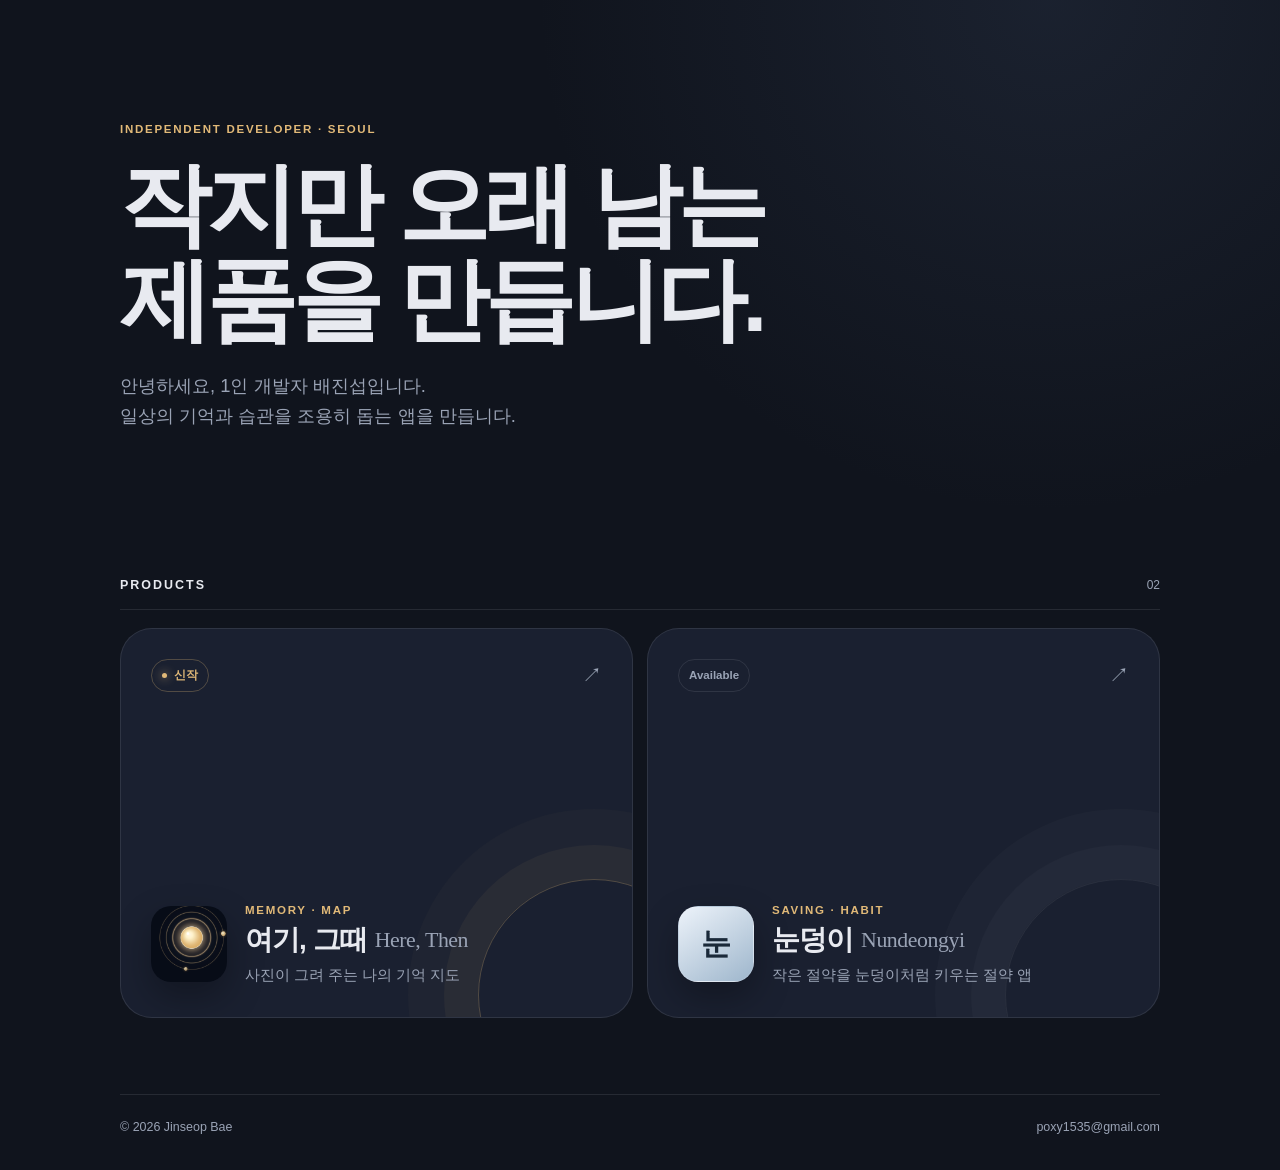
<file: index.html>
<!doctype html>
<html lang="ko">
<head>
  <meta charset="utf-8">
  <meta name="viewport" content="width=device-width, initial-scale=1">
  <meta name="naver-site-verification" content="9e9ebe3183eface5a53c462be9ffe7d8ab9c3c7b">
  <meta name="theme-color" content="#10141D">
  <meta name="description" content="1인 개발자 배진섭이 만든 작고 오래 쓰이는 앱들을 소개합니다.">
  <meta property="og:type" content="website">
  <meta property="og:locale" content="ko_KR">
  <meta property="og:title" content="Jinseop Bae — Independent Developer">
  <meta property="og:description" content="기억과 일상을 더 다정하게 만드는 작은 제품들.">
  <title>Jinseop Bae — Independent Developer</title>
  <link rel="stylesheet" href="/assets/site.css">
</head>
<body class="hub-page">
  <main class="hub-main">
    <header class="hub-intro">
      <p class="eyebrow">Independent developer · Seoul</p>
      <h1>작지만 오래 남는<br>제품을 만듭니다.</h1>
      <p class="hub-lede">안녕하세요, 1인 개발자 배진섭입니다.<br>일상의 기억과 습관을 조용히 돕는 앱을 만듭니다.</p>
    </header>

    <section class="product-section" aria-labelledby="products-heading">
      <div class="section-heading">
        <h2 id="products-heading">Products</h2>
        <span>02</span>
      </div>

      <div class="product-grid">
        <a class="product-card product-card--featured" href="/here-then/">
          <div class="product-card__topline">
            <span class="status-pill"><span class="status-dot" aria-hidden="true">&#8203;</span>신작</span>
            <span class="card-arrow" aria-hidden="true">↗</span>
          </div>
          <div class="product-card__body">
            <img class="product-icon" src="/here-then/assets/appicon.png" alt="여기, 그때 앱 아이콘" width="512" height="512" loading="lazy">
            <div>
              <p class="product-kicker">MEMORY · MAP</p>
              <h3>여기, 그때 <span>Here, Then</span></h3>
              <p>사진이 그려 주는 나의 기억 지도</p>
            </div>
          </div>
        </a>

        <a class="product-card" href="https://baejinseop.github.io/nundeongyi-page/" target="_blank" rel="noopener noreferrer">
          <div class="product-card__topline">
            <span class="status-pill status-pill--quiet">Available</span>
            <span class="card-arrow" aria-hidden="true">↗</span>
          </div>
          <div class="product-card__body">
            <div class="product-icon product-icon--snow" aria-hidden="true"><span>눈</span></div>
            <div>
              <p class="product-kicker">SAVING · HABIT</p>
              <h3>눈덩이 <span>Nundeongyi</span></h3>
              <p>작은 절약을 눈덩이처럼 키우는 절약 앱</p>
            </div>
          </div>
        </a>
      </div>
    </section>
  </main>

  <footer class="hub-footer">
    <span>© 2026 Jinseop Bae</span>
    <a href="mailto:poxy1535@gmail.com">poxy1535@gmail.com</a>
  </footer>
</body>
</html>
</file>
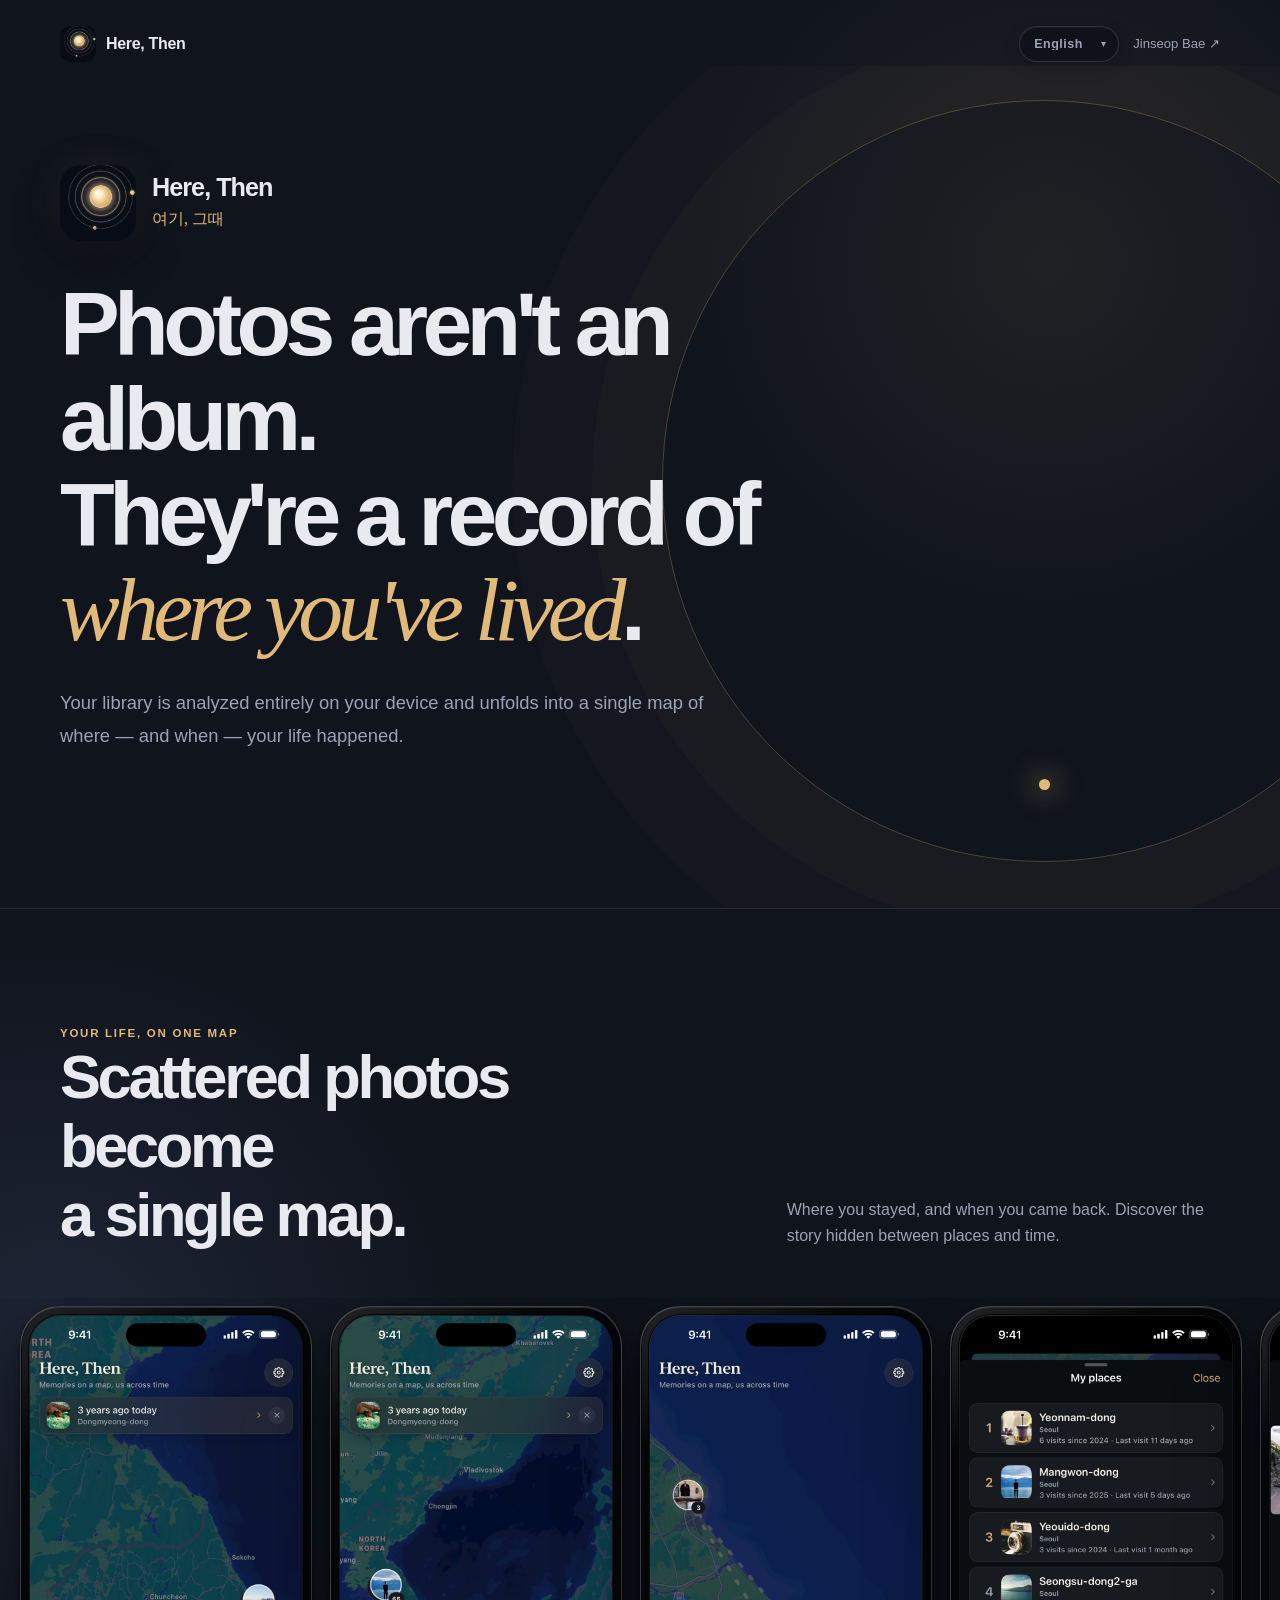
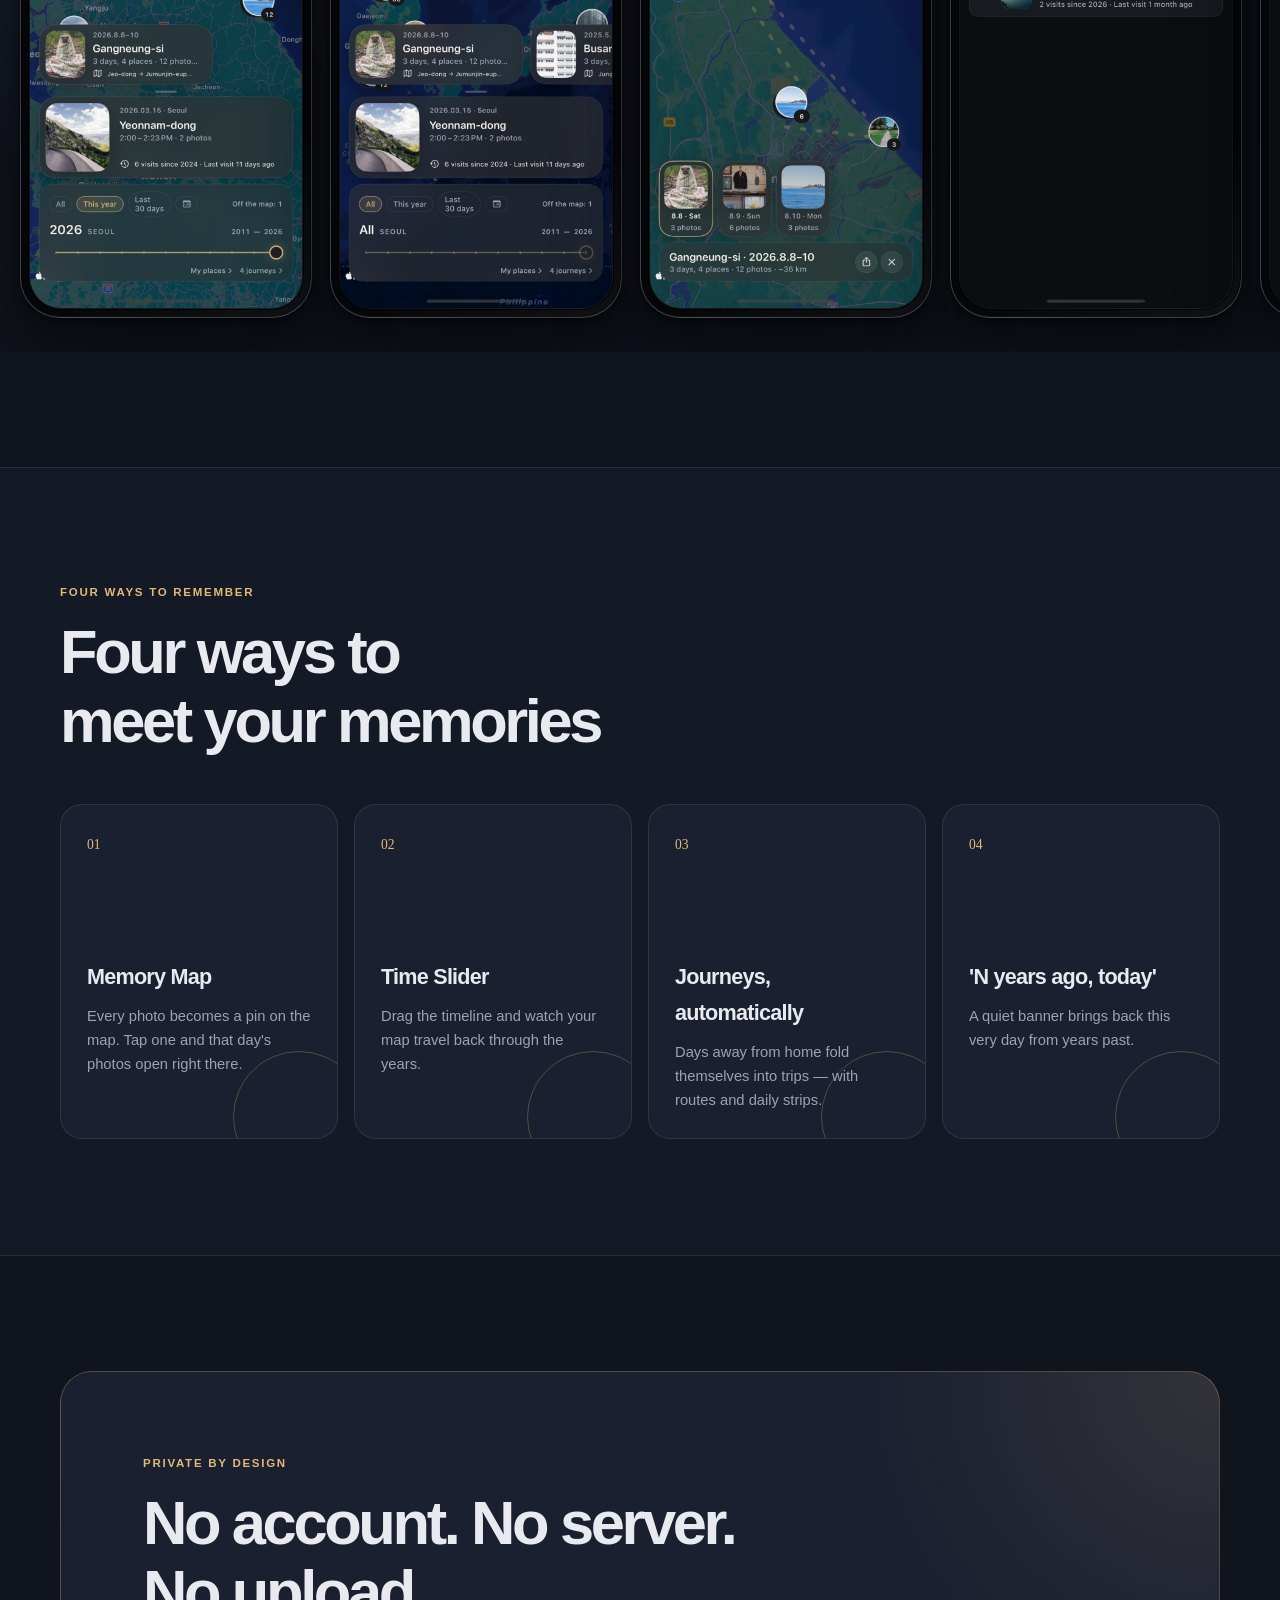
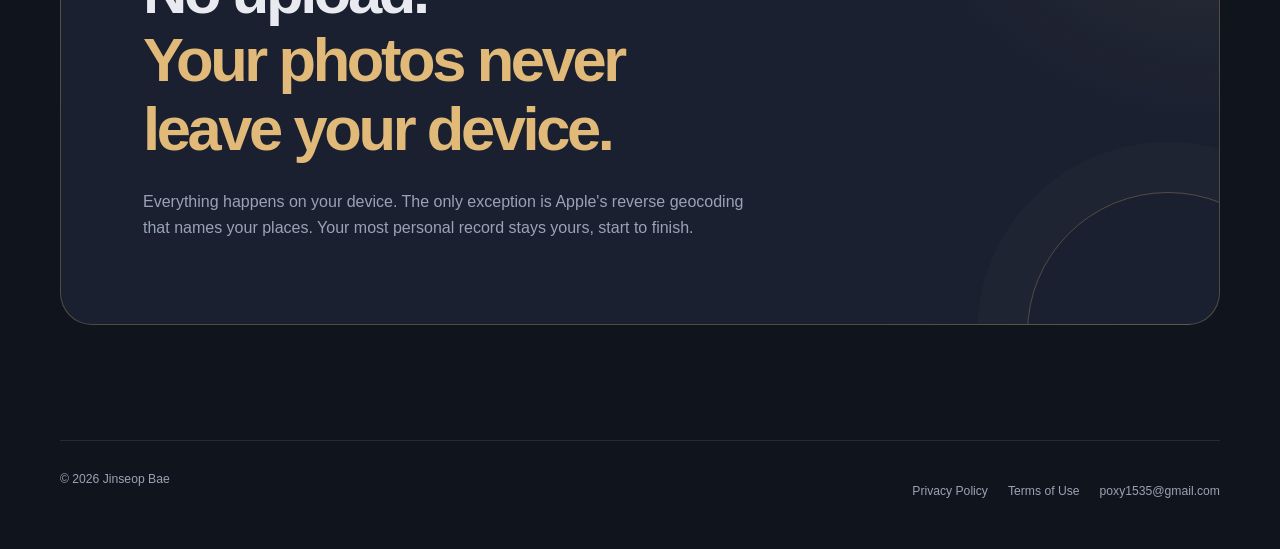
<file: here-then/index.html>
<!doctype html>
<html lang="ko">
<head>
  <meta charset="utf-8">
  <meta name="viewport" content="width=device-width, initial-scale=1">
  <meta name="theme-color" content="#10141D">
  <meta name="description" content="사진 보관함을 기기 안에서 분석해, 내가 살아온 장소와 시간을 한 장의 기억 지도로 펼치는 앱입니다.">
  <meta property="og:type" content="website">
  <meta property="og:locale" content="ko_KR">
  <meta property="og:title" content="여기, 그때 — Here, Then">
  <meta property="og:description" content="사진이 그려 주는 나의 기억 지도. 사진은 기기 밖으로 나가지 않습니다.">
  <meta property="og:image" content="https://baejinseop.github.io/here-then/assets/appicon.png">
  <meta property="og:image:alt" content="여기, 그때 앱 아이콘">
  <title>여기, 그때 — Here, Then</title>
  <link rel="stylesheet" href="/assets/site.css">
</head>
<body class="here-page">
  <nav class="site-nav" aria-label="주요 탐색">
    <a class="brand-link" href="/here-then/" aria-label="여기, 그때 홈">
      <img src="assets/appicon.png" alt="" width="512" height="512" loading="lazy">
      <span data-i18n="brand">여기, 그때</span>
    </a>
    <div class="nav-side">
      <label class="lang-select-wrap">
        <span class="visually-hidden" data-i18n="langLabel">언어 선택</span>
        <select class="lang-select" aria-label="언어 선택">
          <option value="ko">한국어</option>
          <option value="en">English</option>
          <option value="ja">日本語</option>
          <option value="zh-Hant">繁體中文</option>
          <option value="de">Deutsch</option>
          <option value="es">Español</option>
        </select>
      </label>
      <a class="back-link" href="/">Jinseop Bae ↗</a>
    </div>
  </nav>

  <main class="here-main">
    <section class="hero" aria-labelledby="hero-title">
      <div class="hero-inner">
        <div class="hero-product">
          <img class="hero-icon" src="assets/appicon.png" alt="여기, 그때 앱 아이콘" width="512" height="512" loading="lazy">
          <div>
            <h1 id="hero-title" data-i18n="heroName">여기, 그때</h1>
            <p data-i18n="heroNameSub">Here, Then</p>
          </div>
        </div>

        <p class="hero-copy" data-i18n-html="heroCopy">사진은 앨범이 아니라,<br><em>살아온 장소</em>의 기록입니다.</p>
        <p class="hero-subcopy" data-i18n="heroSub">보관함을 기기 안에서만 분석해 당신이 어디에서 어떤 시간을 살아왔는지 지도 한 장에 펼칩니다.</p>
      </div>
    </section>

    <section class="showcase" aria-labelledby="showcase-title">
      <div class="showcase-header">
        <div>
          <p class="section-label">Your life, on one map</p>
          <h2 id="showcase-title" data-i18n-html="showcaseTitle">흩어진 사진이<br>한 장의 지도가 됩니다.</h2>
        </div>
        <p data-i18n="showcaseDesc">어디에 머물렀고, 언제 다시 찾았는지. 장소와 시간 사이에 숨어 있던 나만의 이야기를 발견하세요.</p>
      </div>

      <div class="phone-scroll" aria-label="여기, 그때 앱 화면 미리보기">
        <figure class="phone">
          <img src="assets/screens/ko/01-map.jpg" data-shot="01-map" alt="기억과 여행이 표시된 메인 지도 화면" width="899" height="1950" loading="lazy">
        </figure>
        <figure class="phone">
          <img src="assets/screens/ko/02-all-axis.jpg" data-shot="02-all-axis" alt="모든 시간대의 장소를 탐색하는 지도 화면" width="899" height="1950" loading="lazy">
        </figure>
        <figure class="phone">
          <img src="assets/screens/ko/03-journey.jpg" data-shot="03-journey" alt="사진으로 자동 구성된 강릉 여행 화면" width="899" height="1950" loading="lazy">
        </figure>
        <figure class="phone">
          <img src="assets/screens/ko/04-ranking.jpg" data-shot="04-ranking" alt="자주 찾은 나의 장소 순위 화면" width="899" height="1950" loading="lazy">
        </figure>
        <figure class="phone">
          <img src="assets/screens/ko/05-grid.jpg" data-shot="05-grid" alt="한 장소에서 남긴 사진 모아보기 화면" width="899" height="1950" loading="lazy">
        </figure>
      </div>
    </section>

    <section class="features-wrap" aria-labelledby="features-title">
      <div class="features">
        <header class="features-header">
          <p class="section-label">Four ways to remember</p>
          <h2 id="features-title" data-i18n-html="featuresTitle">기억을 다시 만나는<br>네 가지 방법</h2>
        </header>

        <div class="feature-grid">
          <article class="feature-card">
            <h3 data-i18n="f1t">기억 지도</h3>
            <p data-i18n="f1d">사진 속 위치를 모아 내가 살아온 장소를 지도 위에 펼칩니다.</p>
          </article>
          <article class="feature-card">
            <h3 data-i18n="f2t">시간 슬라이더</h3>
            <p data-i18n="f2d">연도와 기간을 움직이며 시간에 따라 달라진 나의 반경을 돌아봅니다.</p>
          </article>
          <article class="feature-card">
            <h3 data-i18n="f3t">여행 자동 묶음</h3>
            <p data-i18n="f3d">가까운 날짜와 장소의 사진을 이어 하나의 여행으로 정리합니다.</p>
          </article>
          <article class="feature-card">
            <h3 data-i18n="f4t">N년 전 오늘, 여기</h3>
            <p data-i18n="f4d">오늘과 같은 날, 이 장소에 남겨 둔 오래전 기억을 다시 건넵니다.</p>
          </article>
        </div>
      </div>
    </section>

    <section class="privacy" aria-labelledby="privacy-title">
      <div class="privacy-inner">
        <p class="section-label">Private by design</p>
        <h2 id="privacy-title" data-i18n-html="privacyTitle">계정도, 서버도,<br>업로드도 없습니다.<br><strong>사진은 기기 밖으로<br>나가지 않습니다.</strong></h2>
        <p data-i18n="privacyDesc">모든 분석은 당신의 기기 안에서만 이루어집니다. 가장 개인적인 기록은, 처음부터 끝까지 당신의 것으로 남습니다.</p>
      </div>
    </section>
  </main>

  <footer class="site-footer">
    <span>© 2026 Jinseop Bae</span>
    <div class="footer-links">
      <a href="/here-then/privacy/" data-i18n="footPrivacy">개인정보처리방침</a>
      <a href="/here-then/terms/" data-i18n="footTerms">이용약관</a>
      <a href="mailto:poxy1535@gmail.com">poxy1535@gmail.com</a>
    </div>
  </footer>

  <script>
  (function () {
    var dict = {
      ko: {
        langLabel: "언어 선택",
        brand: "여기, 그때", heroName: "여기, 그때", heroNameSub: "Here, Then",
        heroCopy: "사진은 앨범이 아니라,<br><em>살아온 장소</em>의 기록입니다.",
        heroSub: "보관함을 기기 안에서만 분석해 당신이 어디에서 어떤 시간을 살아왔는지 지도 한 장에 펼칩니다.",
        showcaseTitle: "흩어진 사진이<br>한 장의 지도가 됩니다.",
        showcaseDesc: "어디에 머물렀고, 언제 다시 찾았는지. 장소와 시간 사이에 숨어 있던 나만의 이야기를 발견하세요.",
        featuresTitle: "기억을 다시 만나는<br>네 가지 방법",
        f1t: "기억 지도", f1d: "사진 속 위치를 모아 내가 살아온 장소를 지도 위에 펼칩니다.",
        f2t: "시간 슬라이더", f2d: "연도와 기간을 움직이며 시간에 따라 달라진 나의 반경을 돌아봅니다.",
        f3t: "여행 자동 묶음", f3d: "가까운 날짜와 장소의 사진을 이어 하나의 여행으로 정리합니다.",
        f4t: "N년 전 오늘, 여기", f4d: "오늘과 같은 날, 이 장소에 남겨 둔 오래전 기억을 다시 건넵니다.",
        privacyTitle: "계정도, 서버도,<br>업로드도 없습니다.<br><strong>사진은 기기 밖으로<br>나가지 않습니다.</strong>",
        privacyDesc: "모든 분석은 당신의 기기 안에서만 이루어집니다. 가장 개인적인 기록은, 처음부터 끝까지 당신의 것으로 남습니다.",
        footPrivacy: "개인정보처리방침", footTerms: "이용약관"
      },
      en: {
        langLabel: "Choose language",
        brand: "Here, Then", heroName: "Here, Then", heroNameSub: "여기, 그때",
        heroCopy: "Photos aren't an album.<br>They're a record of <em>where you've lived</em>.",
        heroSub: "Your library is analyzed entirely on your device and unfolds into a single map of where — and when — your life happened.",
        showcaseTitle: "Scattered photos become<br>a single map.",
        showcaseDesc: "Where you stayed, and when you came back. Discover the story hidden between places and time.",
        featuresTitle: "Four ways to<br>meet your memories",
        f1t: "Memory Map", f1d: "Every photo becomes a pin on the map. Tap one and that day's photos open right there.",
        f2t: "Time Slider", f2d: "Drag the timeline and watch your map travel back through the years.",
        f3t: "Journeys, automatically", f3d: "Days away from home fold themselves into trips — with routes and daily strips.",
        f4t: "'N years ago, today'", f4d: "A quiet banner brings back this very day from years past.",
        privacyTitle: "No account. No server.<br>No upload.<br><strong>Your photos never<br>leave your device.</strong>",
        privacyDesc: "Everything happens on your device. The only exception is Apple's reverse geocoding that names your places. Your most personal record stays yours, start to finish.",
        footPrivacy: "Privacy Policy", footTerms: "Terms of Use"
      },
      ja: {
        langLabel: "言語を選択",
        brand: "Here, Then", heroName: "Here, Then", heroNameSub: "ここ、あのとき",
        heroCopy: "写真はアルバムではなく、<br><em>暮らしてきた場所</em>の記録です。",
        heroSub: "ライブラリはすべて端末の中だけで分析され、あなたがどこで、どんな時間を過ごしてきたかが一枚の地図に広がります。",
        showcaseTitle: "散らばった写真が<br>一枚の地図になります。",
        showcaseDesc: "どこに滞在し、いつまた訪れたのか。場所と時間のあいだに隠れていた自分だけの物語に出会えます。",
        featuresTitle: "記憶にもう一度出会う<br>4つの方法",
        f1t: "記憶の地図", f1d: "すべての写真が地図のピンになります。タップすると、その日の写真がその場で開きます。",
        f2t: "タイムスライダー", f2d: "タイムラインをドラッグすると、地図が年月をさかのぼります。",
        f3t: "旅は自動でまとまる", f3d: "家を離れた日々が、ルートと日別ストリップを持つ旅として自動で束ねられます。",
        f4t: "「N年前の今日」", f4d: "何年も前の今日の記憶を、静かなバナーがそっと届けます。",
        privacyTitle: "アカウントも、サーバーも、<br>アップロードもありません。<br><strong>写真は端末の外に<br>出ません。</strong>",
        privacyDesc: "すべての分析は端末の中だけで行われます。唯一の例外は、場所に名前を付けるAppleの逆ジオコーディングです。最も個人的な記録は、最初から最後まであなたのものです。",
        footPrivacy: "プライバシーポリシー", footTerms: "利用規約"
      },
      "zh-Hant": {
        langLabel: "選擇語言",
        brand: "Here, Then", heroName: "Here, Then", heroNameSub: "此地，彼時",
        heroCopy: "照片不是相簿，<br>而是<em>你生活過的地方</em>的紀錄。",
        heroSub: "照片圖庫完全在裝置上分析，你在哪裡度過了怎樣的時光，都會展開成一張地圖。",
        showcaseTitle: "散落的照片<br>匯成一張地圖。",
        showcaseDesc: "在哪裡停留，何時重訪。發現藏在地點與時間之間、只屬於你的故事。",
        featuresTitle: "重逢記憶的<br>四種方式",
        f1t: "記憶地圖", f1d: "每張照片都成為地圖上的圖釘。輕點一下，當天的照片就在原地展開。",
        f2t: "時間滑桿", f2d: "拖曳時間軸，看地圖穿越回往年。",
        f3t: "旅程自動成冊", f3d: "離家的日子自動摺疊成一段段旅程，帶有路線與每日照片列。",
        f4t: "「N年前的今天」", f4d: "一條安靜的橫幅，把多年前今天的記憶重新帶回。",
        privacyTitle: "沒有帳號，沒有伺服器，<br>沒有上傳。<br><strong>照片不會離開<br>你的裝置。</strong>",
        privacyDesc: "所有分析都只在你的裝置上進行。唯一的例外是為地點命名的 Apple 反向地理編碼。最私密的紀錄，自始至終都屬於你。",
        footPrivacy: "隱私權政策", footTerms: "使用條款"
      },
      de: {
        langLabel: "Sprache wählen",
        brand: "Here, Then", heroName: "Here, Then", heroNameSub: "Hier, damals",
        heroCopy: "Fotos sind kein Album.<br>Sie sind eine Chronik <em>der Orte, an denen du gelebt hast</em>.",
        heroSub: "Deine Mediathek wird vollständig auf deinem Gerät analysiert und entfaltet sich zu einer einzigen Karte deines Lebens — wo und wann.",
        showcaseTitle: "Verstreute Fotos werden<br>zu einer Karte.",
        showcaseDesc: "Wo du warst, wann du zurückkamst. Entdecke die Geschichte zwischen Orten und Zeit.",
        featuresTitle: "Vier Wege zu<br>deinen Erinnerungen",
        f1t: "Erinnerungskarte", f1d: "Jedes Foto wird zu einem Pin auf der Karte. Tippe darauf und die Fotos des Tages öffnen sich direkt dort.",
        f2t: "Zeitregler", f2d: "Ziehe die Zeitleiste und sieh zu, wie die Karte durch die Jahre zurückreist.",
        f3t: "Reisen, automatisch", f3d: "Tage fern von zu Hause falten sich zu Reisen — mit Routen und Tagesstreifen.",
        f4t: "„Heute vor N Jahren“", f4d: "Ein leises Banner bringt genau diesen Tag aus vergangenen Jahren zurück.",
        privacyTitle: "Kein Konto. Kein Server.<br>Kein Upload.<br><strong>Deine Fotos verlassen<br>nie dein Gerät.</strong>",
        privacyDesc: "Alles geschieht auf deinem Gerät. Einzige Ausnahme ist Apples Reverse-Geocoding, das deinen Orten Namen gibt. Deine persönlichste Chronik bleibt deine — von Anfang bis Ende.",
        footPrivacy: "Datenschutzerklärung", footTerms: "Nutzungsbedingungen"
      },
      es: {
        langLabel: "Elegir idioma",
        brand: "Here, Then", heroName: "Here, Then", heroNameSub: "Aquí, entonces",
        heroCopy: "Las fotos no son un álbum.<br>Son un registro de <em>los lugares donde has vivido</em>.",
        heroSub: "Tu fototeca se analiza por completo en tu dispositivo y se despliega en un solo mapa de dónde — y cuándo — ha pasado tu vida.",
        showcaseTitle: "Fotos dispersas se convierten<br>en un solo mapa.",
        showcaseDesc: "Dónde estuviste y cuándo volviste. Descubre la historia escondida entre lugares y tiempo.",
        featuresTitle: "Cuatro maneras de<br>reencontrar tus recuerdos",
        f1t: "Mapa de recuerdos", f1d: "Cada foto se convierte en un pin del mapa. Tócalo y las fotos de ese día se abren ahí mismo.",
        f2t: "Línea de tiempo", f2d: "Arrastra la línea de tiempo y mira el mapa viajar por los años.",
        f3t: "Viajes, automáticamente", f3d: "Los días fuera de casa se pliegan en viajes, con rutas y tiras diarias.",
        f4t: "«Hace N años, hoy»", f4d: "Un banner discreto trae de vuelta este mismo día de años pasados.",
        privacyTitle: "Sin cuenta. Sin servidor.<br>Sin subidas.<br><strong>Tus fotos nunca salen<br>de tu dispositivo.</strong>",
        privacyDesc: "Todo ocurre en tu dispositivo. La única excepción es la geocodificación inversa de Apple que da nombre a tus lugares. Tu registro más personal sigue siendo tuyo, de principio a fin.",
        footPrivacy: "Política de privacidad", footTerms: "Términos de uso"
      }
    };

    var select = document.querySelector(".lang-select");

    function apply(lang) {
      var strings = dict[lang] || dict.en;
      document.querySelectorAll("[data-i18n]").forEach(function (el) {
        var key = el.getAttribute("data-i18n");
        if (strings[key]) el.textContent = strings[key];
      });
      document.querySelectorAll("[data-i18n-html]").forEach(function (el) {
        var key = el.getAttribute("data-i18n-html");
        if (strings[key]) el.innerHTML = strings[key];
      });
      // 폰 프레임 속 스크린샷도 그 언어의 캡처로 갈아 끼운다.
      document.querySelectorAll("[data-shot]").forEach(function (img) {
        img.src = "assets/screens/" + lang + "/" + img.getAttribute("data-shot") + ".jpg";
      });
      document.documentElement.lang = lang;
      if (select) select.value = lang;
      try { localStorage.setItem("ht-lang", lang); } catch (e) {}
    }

    function detect() {
      var saved = null;
      try { saved = localStorage.getItem("ht-lang"); } catch (e) {}
      if (saved && dict[saved]) return saved;
      var tags = navigator.languages && navigator.languages.length
        ? navigator.languages : [navigator.language || "en"];
      for (var i = 0; i < tags.length; i++) {
        var t = String(tags[i]).toLowerCase();
        if (t.indexOf("ko") === 0) return "ko";
        if (t.indexOf("ja") === 0) return "ja";
        if (t.indexOf("zh") === 0) return "zh-Hant";
        if (t.indexOf("de") === 0) return "de";
        if (t.indexOf("es") === 0) return "es";
        if (t.indexOf("en") === 0) return "en";
      }
      return "en";
    }

    apply(detect());
    if (select) select.addEventListener("change", function () { apply(select.value); });
  })();
  </script>
</body>
</html>
</file>
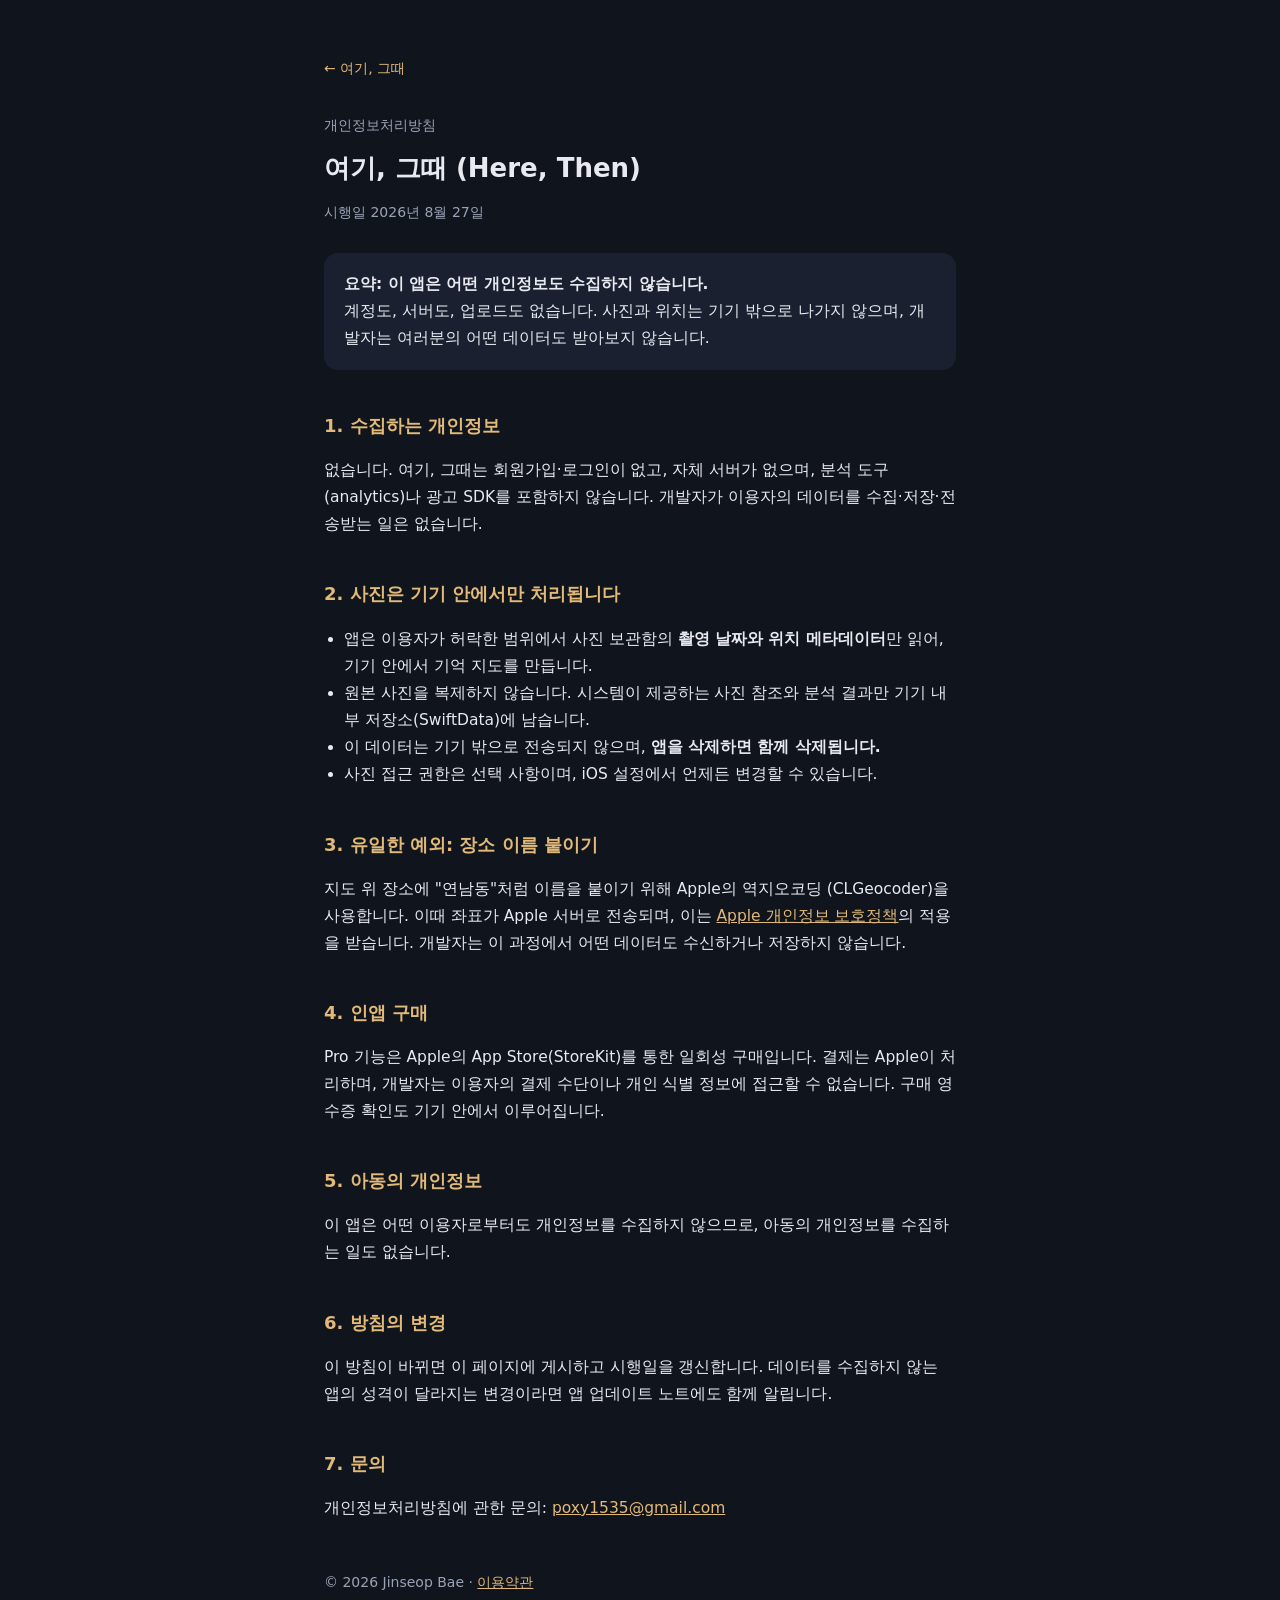
<file: here-then/privacy/index.html>
<!DOCTYPE html>
<html lang="ko">
<head>
<meta charset="UTF-8">
<meta name="viewport" content="width=device-width, initial-scale=1">
<title>개인정보처리방침 · 여기, 그때 (Here, Then)</title>
<meta name="description" content="여기, 그때(Here, Then)의 개인정보처리방침 — 이 앱은 어떤 개인정보도 수집하지 않습니다.">
<style>
  :root { --bg:#10141D; --card:#1A2030; --text:#E8EAF0; --dim:#9AA3B5; --accent:#E1B978; }
  * { box-sizing: border-box; }
  body { margin:0; background:var(--bg); color:var(--text);
    font-family:-apple-system,BlinkMacSystemFont,"Apple SD Gothic Neo",system-ui,sans-serif;
    line-height:1.75; -webkit-font-smoothing:antialiased; }
  main { max-width:680px; margin:0 auto; padding:56px 24px 96px; }
  h1 { font-size:26px; line-height:1.35; margin:8px 0 4px; }
  h2 { font-size:18px; margin:40px 0 8px; color:var(--accent); }
  p, li { font-size:15.5px; color:var(--text); }
  .dim { color:var(--dim); font-size:14px; }
  .lead { background:var(--card); border-radius:14px; padding:18px 20px; margin:28px 0; }
  a { color:var(--accent); }
  ul { padding-left:20px; }
  nav { font-size:14px; }
  nav a { text-decoration:none; }
</style>
</head>
<body>
<main>
  <nav><a href="/here-then/">← 여기, 그때</a></nav>
  <p class="dim" style="margin-top:32px">개인정보처리방침</p>
  <h1>여기, 그때 (Here, Then)</h1>
  <p class="dim">시행일 2026년 8월 27일</p>

  <div class="lead">
    <p style="margin:0"><strong>요약: 이 앱은 어떤 개인정보도 수집하지 않습니다.</strong><br>
    계정도, 서버도, 업로드도 없습니다. 사진과 위치는 기기 밖으로 나가지 않으며,
    개발자는 여러분의 어떤 데이터도 받아보지 않습니다.</p>
  </div>

  <h2>1. 수집하는 개인정보</h2>
  <p>없습니다. 여기, 그때는 회원가입·로그인이 없고, 자체 서버가 없으며,
  분석 도구(analytics)나 광고 SDK를 포함하지 않습니다. 개발자가 이용자의 데이터를
  수집·저장·전송받는 일은 없습니다.</p>

  <h2>2. 사진은 기기 안에서만 처리됩니다</h2>
  <ul>
    <li>앱은 이용자가 허락한 범위에서 사진 보관함의 <strong>촬영 날짜와 위치 메타데이터</strong>만 읽어,
      기기 안에서 기억 지도를 만듭니다.</li>
    <li>원본 사진을 복제하지 않습니다. 시스템이 제공하는 사진 참조와 분석 결과만
      기기 내부 저장소(SwiftData)에 남습니다.</li>
    <li>이 데이터는 기기 밖으로 전송되지 않으며, <strong>앱을 삭제하면 함께 삭제됩니다.</strong></li>
    <li>사진 접근 권한은 선택 사항이며, iOS 설정에서 언제든 변경할 수 있습니다.</li>
  </ul>

  <h2>3. 유일한 예외: 장소 이름 붙이기</h2>
  <p>지도 위 장소에 "연남동"처럼 이름을 붙이기 위해 Apple의 역지오코딩
  (CLGeocoder)을 사용합니다. 이때 좌표가 Apple 서버로 전송되며, 이는
  <a href="https://www.apple.com/kr/privacy/" target="_blank" rel="noopener">Apple 개인정보 보호정책</a>의
  적용을 받습니다. 개발자는 이 과정에서 어떤 데이터도 수신하거나 저장하지 않습니다.</p>

  <h2>4. 인앱 구매</h2>
  <p>Pro 기능은 Apple의 App Store(StoreKit)를 통한 일회성 구매입니다. 결제는 Apple이
  처리하며, 개발자는 이용자의 결제 수단이나 개인 식별 정보에 접근할 수 없습니다.
  구매 영수증 확인도 기기 안에서 이루어집니다.</p>

  <h2>5. 아동의 개인정보</h2>
  <p>이 앱은 어떤 이용자로부터도 개인정보를 수집하지 않으므로, 아동의 개인정보를
  수집하는 일도 없습니다.</p>

  <h2>6. 방침의 변경</h2>
  <p>이 방침이 바뀌면 이 페이지에 게시하고 시행일을 갱신합니다. 데이터를 수집하지
  않는 앱의 성격이 달라지는 변경이라면 앱 업데이트 노트에도 함께 알립니다.</p>

  <h2>7. 문의</h2>
  <p>개인정보처리방침에 관한 문의: <a href="mailto:poxy1535@gmail.com">poxy1535@gmail.com</a></p>

  <p class="dim" style="margin-top:48px">© 2026 Jinseop Bae · <a href="/here-then/terms/">이용약관</a></p>
</main>
</body>
</html>
</file>
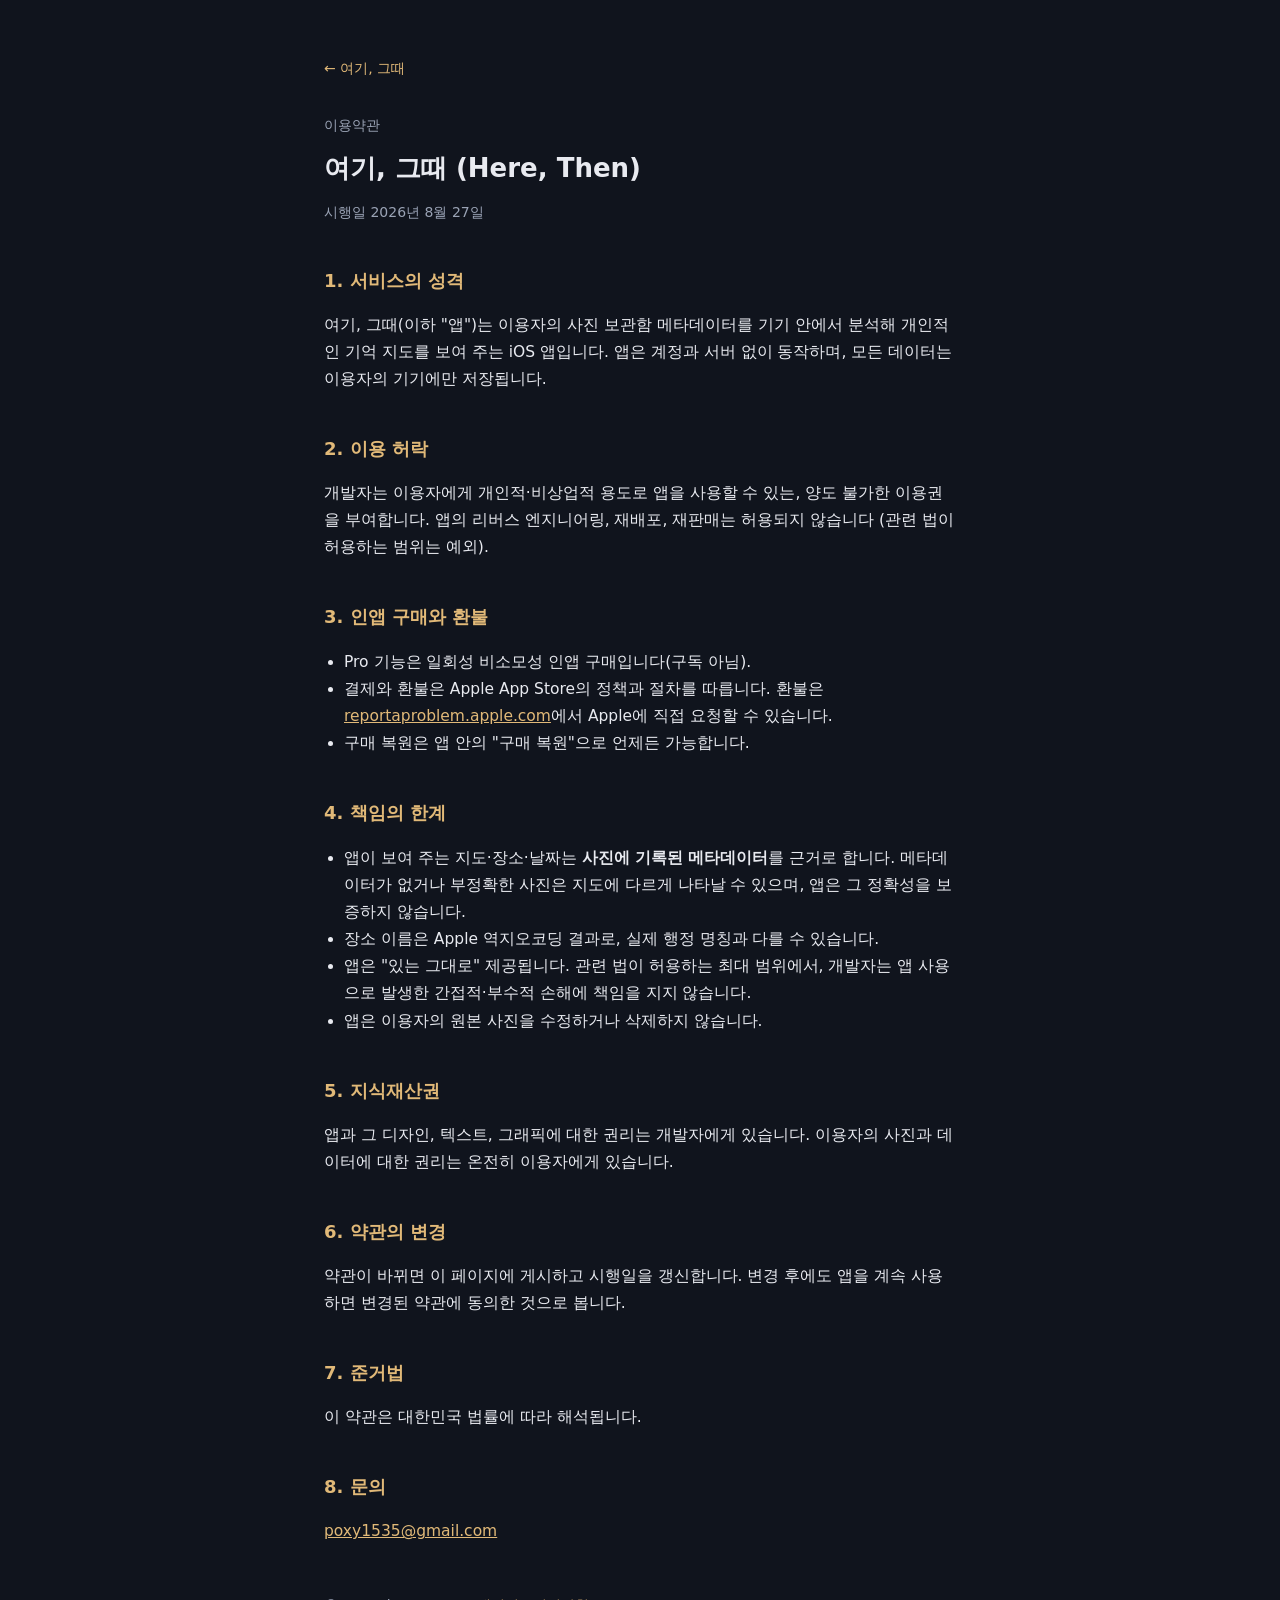
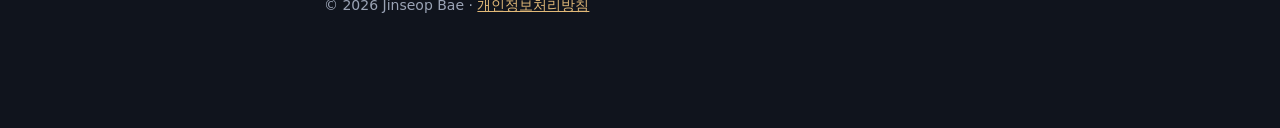
<file: here-then/terms/index.html>
<!DOCTYPE html>
<html lang="ko">
<head>
<meta charset="UTF-8">
<meta name="viewport" content="width=device-width, initial-scale=1">
<title>이용약관 · 여기, 그때 (Here, Then)</title>
<meta name="description" content="여기, 그때(Here, Then) 이용약관">
<style>
  :root { --bg:#10141D; --card:#1A2030; --text:#E8EAF0; --dim:#9AA3B5; --accent:#E1B978; }
  * { box-sizing: border-box; }
  body { margin:0; background:var(--bg); color:var(--text);
    font-family:-apple-system,BlinkMacSystemFont,"Apple SD Gothic Neo",system-ui,sans-serif;
    line-height:1.75; -webkit-font-smoothing:antialiased; }
  main { max-width:680px; margin:0 auto; padding:56px 24px 96px; }
  h1 { font-size:26px; line-height:1.35; margin:8px 0 4px; }
  h2 { font-size:18px; margin:40px 0 8px; color:var(--accent); }
  p, li { font-size:15.5px; }
  .dim { color:var(--dim); font-size:14px; }
  a { color:var(--accent); }
  ul { padding-left:20px; }
  nav { font-size:14px; }
  nav a { text-decoration:none; }
</style>
</head>
<body>
<main>
  <nav><a href="/here-then/">← 여기, 그때</a></nav>
  <p class="dim" style="margin-top:32px">이용약관</p>
  <h1>여기, 그때 (Here, Then)</h1>
  <p class="dim">시행일 2026년 8월 27일</p>

  <h2>1. 서비스의 성격</h2>
  <p>여기, 그때(이하 "앱")는 이용자의 사진 보관함 메타데이터를 기기 안에서 분석해
  개인적인 기억 지도를 보여 주는 iOS 앱입니다. 앱은 계정과 서버 없이 동작하며,
  모든 데이터는 이용자의 기기에만 저장됩니다.</p>

  <h2>2. 이용 허락</h2>
  <p>개발자는 이용자에게 개인적·비상업적 용도로 앱을 사용할 수 있는, 양도 불가한
  이용권을 부여합니다. 앱의 리버스 엔지니어링, 재배포, 재판매는 허용되지 않습니다
  (관련 법이 허용하는 범위는 예외).</p>

  <h2>3. 인앱 구매와 환불</h2>
  <ul>
    <li>Pro 기능은 일회성 비소모성 인앱 구매입니다(구독 아님).</li>
    <li>결제와 환불은 Apple App Store의 정책과 절차를 따릅니다. 환불은
      <a href="https://reportaproblem.apple.com" target="_blank" rel="noopener">reportaproblem.apple.com</a>에서
      Apple에 직접 요청할 수 있습니다.</li>
    <li>구매 복원은 앱 안의 "구매 복원"으로 언제든 가능합니다.</li>
  </ul>

  <h2>4. 책임의 한계</h2>
  <ul>
    <li>앱이 보여 주는 지도·장소·날짜는 <strong>사진에 기록된 메타데이터</strong>를 근거로 합니다.
      메타데이터가 없거나 부정확한 사진은 지도에 다르게 나타날 수 있으며,
      앱은 그 정확성을 보증하지 않습니다.</li>
    <li>장소 이름은 Apple 역지오코딩 결과로, 실제 행정 명칭과 다를 수 있습니다.</li>
    <li>앱은 "있는 그대로" 제공됩니다. 관련 법이 허용하는 최대 범위에서, 개발자는
      앱 사용으로 발생한 간접적·부수적 손해에 책임을 지지 않습니다.</li>
    <li>앱은 이용자의 원본 사진을 수정하거나 삭제하지 않습니다.</li>
  </ul>

  <h2>5. 지식재산권</h2>
  <p>앱과 그 디자인, 텍스트, 그래픽에 대한 권리는 개발자에게 있습니다.
  이용자의 사진과 데이터에 대한 권리는 온전히 이용자에게 있습니다.</p>

  <h2>6. 약관의 변경</h2>
  <p>약관이 바뀌면 이 페이지에 게시하고 시행일을 갱신합니다. 변경 후에도 앱을
  계속 사용하면 변경된 약관에 동의한 것으로 봅니다.</p>

  <h2>7. 준거법</h2>
  <p>이 약관은 대한민국 법률에 따라 해석됩니다.</p>

  <h2>8. 문의</h2>
  <p><a href="mailto:poxy1535@gmail.com">poxy1535@gmail.com</a></p>

  <p class="dim" style="margin-top:48px">© 2026 Jinseop Bae · <a href="/here-then/privacy/">개인정보처리방침</a></p>
</main>
</body>
</html>
</file>
<file: assets/site.css>
:root {
  color-scheme: dark;
  --bg: #10141d;
  --card: #1a2030;
  --lift: #263044;
  --text: #e8eaf0;
  --muted: #9aa3b5;
  --accent: #e1b978;
  --line: rgba(232, 234, 240, 0.1);
  --accent-line: rgba(225, 185, 120, 0.28);
  --font: -apple-system, BlinkMacSystemFont, "Apple SD Gothic Neo", "Pretendard", "Noto Sans KR", sans-serif;
  --serif: "Iowan Old Style", "Baskerville", "Times New Roman", serif;
  --page: 1160px;
  --radius-lg: 32px;
  --radius-md: 22px;
}

* {
  box-sizing: border-box;
}

html {
  background: var(--bg);
  scroll-behavior: smooth;
}

body {
  margin: 0;
  min-width: 320px;
  background: var(--bg);
  color: var(--text);
  font-family: var(--font);
  font-size: 16px;
  line-height: 1.65;
  word-break: keep-all;
  -webkit-font-smoothing: antialiased;
}

a {
  color: inherit;
  text-decoration: none;
}

img {
  display: block;
  max-width: 100%;
}

a:focus-visible {
  outline: 2px solid var(--accent);
  outline-offset: 5px;
}

::selection {
  background: var(--accent);
  color: var(--bg);
}

.eyebrow,
.product-kicker,
.section-label {
  margin: 0;
  color: var(--accent);
  font-size: 0.72rem;
  font-weight: 700;
  letter-spacing: 0.15em;
  text-transform: uppercase;
}

/* Product hub */

.hub-page {
  min-height: 100vh;
  background:
    radial-gradient(circle at 82% 0%, rgba(64, 80, 110, 0.22), transparent 32rem),
    var(--bg);
}

.hub-main,
.hub-footer {
  width: min(calc(100% - 40px), 1040px);
  margin-inline: auto;
}

.hub-main {
  padding: 88px 0 76px;
}

.hub-intro {
  max-width: 760px;
}

.hub-intro h1 {
  margin: 18px 0 24px;
  font-size: clamp(2.6rem, 8vw, 5.7rem);
  font-weight: 680;
  letter-spacing: -0.055em;
  line-height: 1.04;
}

.hub-lede {
  margin: 0;
  color: var(--muted);
  font-size: clamp(1rem, 2vw, 1.15rem);
}

.product-section {
  margin-top: clamp(72px, 12vw, 144px);
}

.section-heading {
  display: flex;
  align-items: baseline;
  justify-content: space-between;
  margin-bottom: 18px;
  padding-bottom: 13px;
  border-bottom: 1px solid var(--line);
}

.section-heading h2 {
  margin: 0;
  font-size: 0.78rem;
  font-weight: 700;
  letter-spacing: 0.16em;
  text-transform: uppercase;
}

.section-heading span {
  color: var(--muted);
  font-size: 0.75rem;
}

.product-grid {
  display: grid;
  gap: 14px;
}

.product-card {
  position: relative;
  display: flex;
  min-height: 330px;
  flex-direction: column;
  justify-content: space-between;
  overflow: hidden;
  padding: 24px;
  border: 1px solid var(--line);
  border-radius: var(--radius-lg);
  background: var(--card);
  transition: transform 220ms ease, background-color 220ms ease, border-color 220ms ease;
}

.product-card::after {
  position: absolute;
  right: -78px;
  bottom: -94px;
  width: 230px;
  height: 230px;
  border: 1px solid rgba(232, 234, 240, 0.07);
  border-radius: 50%;
  box-shadow: 0 0 0 34px rgba(232, 234, 240, 0.025), 0 0 0 70px rgba(232, 234, 240, 0.018);
  content: "";
}

.product-card--featured::after {
  border-color: var(--accent-line);
  box-shadow: 0 0 0 34px rgba(225, 185, 120, 0.05), 0 0 0 70px rgba(225, 185, 120, 0.025);
}

.product-card:hover {
  transform: translateY(-4px);
  border-color: rgba(225, 185, 120, 0.28);
  background: var(--lift);
}

.product-card__topline,
.product-card__body {
  position: relative;
  z-index: 1;
}

.product-card__topline {
  display: flex;
  align-items: center;
  justify-content: space-between;
}

.status-pill {
  display: inline-flex;
  align-items: center;
  gap: 7px;
  padding: 6px 10px;
  border: 1px solid var(--accent-line);
  border-radius: 999px;
  color: var(--accent);
  font-size: 0.72rem;
  font-weight: 700;
}

.status-pill--quiet {
  border-color: var(--line);
  color: var(--muted);
}

.status-dot {
  width: 5px;
  height: 5px;
  border-radius: 50%;
  background: var(--accent);
  box-shadow: 0 0 10px var(--accent);
}

.card-arrow {
  color: var(--muted);
  font-size: 1.25rem;
  transition: color 220ms ease, transform 220ms ease;
}

.product-card:hover .card-arrow {
  color: var(--accent);
  transform: translate(2px, -2px);
}

.product-card__body {
  display: grid;
  grid-template-columns: 76px minmax(0, 1fr);
  gap: 18px;
  align-items: end;
}

.product-icon {
  width: 76px;
  /* 플렉스 컨테이너의 stretch가 이미지를 세로로 늘리지 못하게
     높이를 명시하고 스스로 가운데에 선다. */
  height: 76px;
  flex: none;
  align-self: center;
  object-fit: cover;
  border-radius: 20px;
  box-shadow: 0 15px 36px rgba(0, 0, 0, 0.3);
}

.product-icon--snow {
  display: grid;
  place-items: center;
  border: 1px solid rgba(232, 234, 240, 0.12);
  background: linear-gradient(145deg, #edf3fa, #9eb6cc);
  color: #1a2939;
  font-family: var(--serif);
  font-size: 1.85rem;
  font-weight: 700;
}

.product-card h3 {
  display: flex;
  flex-wrap: wrap;
  gap: 2px 8px;
  margin: 3px 0 6px;
  font-size: clamp(1.35rem, 3vw, 1.75rem);
  line-height: 1.2;
  letter-spacing: -0.035em;
}

.product-card h3 span {
  align-self: center;
  color: var(--muted);
  font-family: var(--serif);
  font-size: 0.78em;
  font-weight: 400;
  letter-spacing: -0.02em;
}

.product-card__body p:last-child {
  margin: 0;
  color: var(--muted);
  font-size: 0.92rem;
}

.hub-footer {
  display: flex;
  justify-content: space-between;
  gap: 20px;
  padding: 22px 0 32px;
  border-top: 1px solid var(--line);
  color: var(--muted);
  font-size: 0.78rem;
}

.hub-footer a:hover {
  color: var(--text);
}

/* Here, Then landing */

.here-page {
  --section-space: clamp(80px, 9vw, 120px);
  --section-title-size: clamp(2rem, 4.8vw, 4rem);
  overflow-x: hidden;
  background:
    radial-gradient(circle at 82% 7%, rgba(225, 185, 120, 0.08), transparent 24rem),
    radial-gradient(circle at 4% 36%, rgba(38, 48, 68, 0.62), transparent 27rem),
    var(--bg);
}

.site-nav {
  position: relative;
  z-index: 10;
  display: flex;
  width: min(calc(100% - 40px), var(--page));
  align-items: center;
  justify-content: space-between;
  margin-inline: auto;
  padding-top: 22px;
}

.brand-link {
  display: inline-flex;
  min-height: 44px;
  align-items: center;
  gap: 10px;
  font-weight: 700;
  letter-spacing: -0.02em;
}

.brand-link img {
  width: 36px;
  height: 36px;
  border-radius: 10px;
}

.back-link {
  display: inline-flex;
  min-height: 44px;
  align-items: center;
  color: var(--muted);
  font-size: 0.82rem;
  transition: color 180ms ease;
}

.back-link:hover {
  color: var(--text);
}

.here-main {
  position: relative;
}

.hero {
  position: relative;
  display: grid;
  min-height: calc(100svh - 58px);
  align-items: center;
  overflow: hidden;
  padding: clamp(68px, 7vw, 96px) 20px clamp(84px, 9vw, 120px);
}

.hero::before,
.hero::after {
  position: absolute;
  z-index: 0;
  border: 1px solid var(--accent-line);
  border-radius: 50%;
  content: "";
  pointer-events: none;
}

.hero::before {
  top: 4%;
  right: -46vw;
  width: min(128vw, 960px);
  aspect-ratio: 1;
  box-shadow:
    0 0 0 70px rgba(225, 185, 120, 0.025),
    0 0 0 150px rgba(225, 185, 120, 0.015);
}

.hero::after {
  right: 18%;
  bottom: 14%;
  width: 9px;
  height: 9px;
  background: var(--accent);
  box-shadow: 0 0 26px 8px rgba(225, 185, 120, 0.25);
}

.hero-inner {
  position: relative;
  z-index: 1;
  width: min(100%, var(--page));
  margin-inline: auto;
}

.hero-product {
  display: flex;
  align-items: center;
  gap: 16px;
  margin-bottom: clamp(26px, 3vw, 36px);
}

.hero-icon {
  width: 76px;
  height: 76px;
  border-radius: 21px;
  box-shadow: 0 18px 45px rgba(0, 0, 0, 0.36), 0 0 40px rgba(225, 185, 120, 0.08);
}

.hero-product h1 {
  margin: 0;
  font-size: 1.58rem;
  line-height: 1.12;
  letter-spacing: -0.04em;
}

.hero-product p {
  margin: 4px 0 0;
  color: var(--accent);
  font-family: var(--serif);
  font-size: 1rem;
}

.hero-copy {
  max-width: 790px;
  margin: 0;
  font-size: clamp(2.5rem, 7vw, 5.6rem);
  font-weight: 670;
  letter-spacing: -0.063em;
  line-height: 1.06;
}

.hero-copy em {
  color: var(--accent);
  font-family: var(--serif);
  font-weight: 400;
}

.hero-subcopy {
  max-width: 680px;
  margin: 28px 0 32px;
  color: var(--muted);
  font-size: clamp(1rem, 2.3vw, 1.15rem);
  line-height: 1.8;
}



.showcase {
  padding: var(--section-space) 0;
  border-top: 1px solid var(--line);
}

.showcase-header,
.features,
.privacy-inner,
.site-footer {
  width: min(calc(100% - 40px), var(--page));
  margin-inline: auto;
}

.showcase-header {
  display: grid;
  gap: 16px;
  margin-bottom: clamp(32px, 4vw, 48px);
}

.showcase-header h2,
.features-header h2,
.privacy-inner h2 {
  margin: 0;
  font-size: var(--section-title-size);
  font-weight: 650;
  letter-spacing: -0.055em;
  line-height: 1.12;
}

.showcase-header p:last-child {
  max-width: 480px;
  margin: 0;
  color: var(--muted);
}

.phone-scroll {
  display: flex;
  gap: 18px;
  overflow-x: auto;
  padding: 8px max(20px, calc((100vw - var(--page)) / 2)) 34px;
  scroll-padding-inline: 20px;
  scroll-snap-type: x mandatory;
  scrollbar-color: var(--lift) transparent;
  scrollbar-width: thin;
}

.phone {
  position: relative;
  width: min(73vw, 292px);
  flex: 0 0 auto;
  overflow: hidden;
  margin: 0;
  padding: 8px;
  border: 1px solid rgba(232, 234, 240, 0.24);
  border-radius: 40px;
  background:
    linear-gradient(145deg, rgba(255, 255, 255, 0.12), transparent 18%, transparent 76%, rgba(255, 255, 255, 0.05)),
    #04060a;
  box-shadow:
    inset 0 1px 0 rgba(255, 255, 255, 0.16),
    inset 0 -1px 0 rgba(255, 255, 255, 0.05),
    inset 0 0 0 1px rgba(0, 0, 0, 0.72),
    0 2px 4px rgba(0, 0, 0, 0.44),
    0 22px 48px rgba(0, 0, 0, 0.34),
    0 38px 86px rgba(0, 0, 0, 0.28);
  scroll-snap-align: start;
}

/* 스크린샷에 이미 실제 상태바가 있으므로 가짜 노치는 그리지 않는다.
   프레임 안쪽은 이미지 비율(899:1950) 그대로 — 위아래 크롭·여백 없음. */
.phone img {
  display: block;
  width: 100%;
  height: auto;
  aspect-ratio: 899 / 1950;
  object-fit: cover;
  border: 1px solid rgba(255, 255, 255, 0.06);
  border-radius: 32px;
  box-shadow: 0 0 0 1px rgba(0, 0, 0, 0.78);
}

.nav-side {
  display: flex;
  align-items: center;
  gap: 14px;
}

.lang-select-wrap {
  position: relative;
  display: inline-flex;
  align-items: center;
  min-height: 44px;
}

.lang-select {
  appearance: none;
  -webkit-appearance: none;
  min-height: 36px;
  padding: 6px 30px 6px 14px;
  border: 1px solid rgba(232, 234, 240, 0.14);
  border-radius: 999px;
  background: rgba(8, 11, 17, 0.48);
  box-shadow:
    inset 0 1px 0 rgba(255, 255, 255, 0.05),
    0 5px 16px rgba(0, 0, 0, 0.16);
  color: var(--muted);
  font: inherit;
  font-size: 12.5px;
  font-weight: 600;
  letter-spacing: 0.04em;
  line-height: 1;
  cursor: pointer;
  transition:
    background-color 160ms ease,
    color 160ms ease,
    border-color 160ms ease;
}

.lang-select:hover {
  background-color: rgba(232, 234, 240, 0.08);
  color: var(--text);
}

.lang-select:focus-visible {
  outline: 2px solid var(--accent);
  outline-offset: 2px;
}

.lang-select-wrap::after {
  position: absolute;
  right: 13px;
  color: var(--muted);
  content: "▾";
  font-size: 10px;
  pointer-events: none;
}

.visually-hidden {
  position: absolute;
  width: 1px;
  height: 1px;
  margin: -1px;
  padding: 0;
  overflow: hidden;
  clip: rect(0 0 0 0);
  white-space: nowrap;
  border: 0;
}

.features-wrap {
  padding: var(--section-space) 0;
  background: rgba(26, 32, 48, 0.42);
  border-block: 1px solid var(--line);
}

.features-header {
  display: grid;
  gap: 16px;
  margin-bottom: clamp(32px, 4vw, 48px);
}

.feature-grid {
  display: grid;
  gap: 12px;
  counter-reset: feature;
}

.feature-card {
  position: relative;
  min-height: 230px;
  overflow: hidden;
  padding: 26px;
  border: 1px solid var(--line);
  border-radius: var(--radius-md);
  background: var(--card);
  counter-increment: feature;
}

.feature-card::before {
  color: var(--accent);
  content: "0" counter(feature);
  font-family: var(--serif);
  font-size: 0.85rem;
}

.feature-card::after {
  position: absolute;
  right: -28px;
  bottom: -45px;
  width: 130px;
  height: 130px;
  border: 1px solid var(--accent-line);
  border-radius: 50%;
  content: "";
}

.feature-card h3 {
  margin: 55px 0 9px;
  font-size: 1.35rem;
  letter-spacing: -0.035em;
}

.feature-card p {
  max-width: 290px;
  margin: 0;
  color: var(--muted);
  font-size: 0.92rem;
}

.privacy {
  padding: var(--section-space) 0;
}

.privacy-inner {
  position: relative;
  overflow: hidden;
  padding: 34px 28px;
  border: 1px solid var(--accent-line);
  border-radius: var(--radius-lg);
  background:
    radial-gradient(circle at 100% 0%, rgba(225, 185, 120, 0.12), transparent 22rem),
    var(--card);
}

.privacy-inner::after {
  position: absolute;
  right: -90px;
  bottom: -150px;
  width: 280px;
  height: 280px;
  border: 1px solid var(--accent-line);
  border-radius: 50%;
  box-shadow: 0 0 0 50px rgba(225, 185, 120, 0.025);
  content: "";
}

.privacy-inner h2 {
  position: relative;
  z-index: 1;
  max-width: 820px;
  margin-top: 16px;
}

.privacy-inner h2 strong {
  color: var(--accent);
  font-weight: inherit;
}

.privacy-inner p:last-child {
  position: relative;
  z-index: 1;
  max-width: 620px;
  margin: 25px 0 0;
  color: var(--muted);
}

.site-footer {
  display: flex;
  flex-direction: column;
  gap: 8px;
  padding: 28px 0 36px;
  border-top: 1px solid var(--line);
  color: var(--muted);
  font-size: 0.76rem;
}

.footer-links {
  display: flex;
  flex-wrap: wrap;
  gap: 0 20px;
}

.footer-links a {
  display: inline-flex;
  min-height: 44px;
  align-items: center;
  transition: color 180ms ease;
}

.footer-links a:hover {
  color: var(--text);
}

@media (min-width: 700px) {
  .hub-main {
    padding-top: 120px;
  }

  .product-grid {
    grid-template-columns: repeat(2, minmax(0, 1fr));
  }

  .product-card {
    min-height: 390px;
    padding: 30px;
  }

  .hero {
    padding-inline: 32px;
  }

  .hero::before {
    right: -25vw;
  }

  .showcase-header {
    grid-template-columns: 1.2fr 0.8fr;
    align-items: end;
    column-gap: clamp(40px, 6vw, 80px);
  }

  .feature-grid {
    grid-template-columns: repeat(2, minmax(0, 1fr));
  }

  .privacy-inner {
    padding: clamp(48px, 7vw, 82px);
  }

  .site-footer {
    flex-direction: row;
    justify-content: space-between;
  }
}

@media (min-width: 1060px) {
  .hero::before {
    right: -9rem;
    width: 760px;
  }

  .feature-grid {
    grid-template-columns: repeat(4, minmax(0, 1fr));
    gap: 16px;
  }

  .feature-card {
    min-height: 300px;
  }

  .feature-card h3 {
    margin-top: 102px;
  }
}

@media (min-width: 1200px) {
  .hero {
    padding-inline: 20px;
  }
}

@media (max-width: 430px) {
  .here-page {
    --section-space: 76px;
    --section-title-size: 2rem;
  }

  .hub-footer {
    flex-direction: column;
    gap: 4px;
  }

  .product-card__body {
    grid-template-columns: 62px minmax(0, 1fr);
    gap: 14px;
  }

  .product-icon {
    width: 62px;
    height: 62px;
    border-radius: 17px;
  }

  .site-nav {
    padding-top: 14px;
  }

  .hero {
    min-height: calc(100svh - 58px);
    padding: 56px 20px 76px;
  }

  .hero-product {
    margin-bottom: 24px;
  }

  .hero-copy {
    font-size: 2.25rem;
    line-height: 1.08;
  }

  .hero-subcopy {
    margin: 22px 0 26px;
    line-height: 1.7;
  }

  .feature-card {
    min-height: 210px;
    padding: 24px;
  }

  .feature-card h3 {
    margin-top: 44px;
  }

  .privacy-inner {
    padding: 28px 24px;
    border-radius: 24px;
  }

  .privacy-inner h2 {
    margin-top: 12px;
    line-height: 1.14;
  }

  .privacy-inner p:last-child {
    margin-top: 20px;
  }

  .site-footer {
    padding: 22px 0 26px;
  }
}

@media (prefers-reduced-motion: reduce) {
  html {
    scroll-behavior: auto;
  }

  *,
  *::before,
  *::after {
    transition: none !important;
    scroll-behavior: auto !important;
  }
}
</file>
